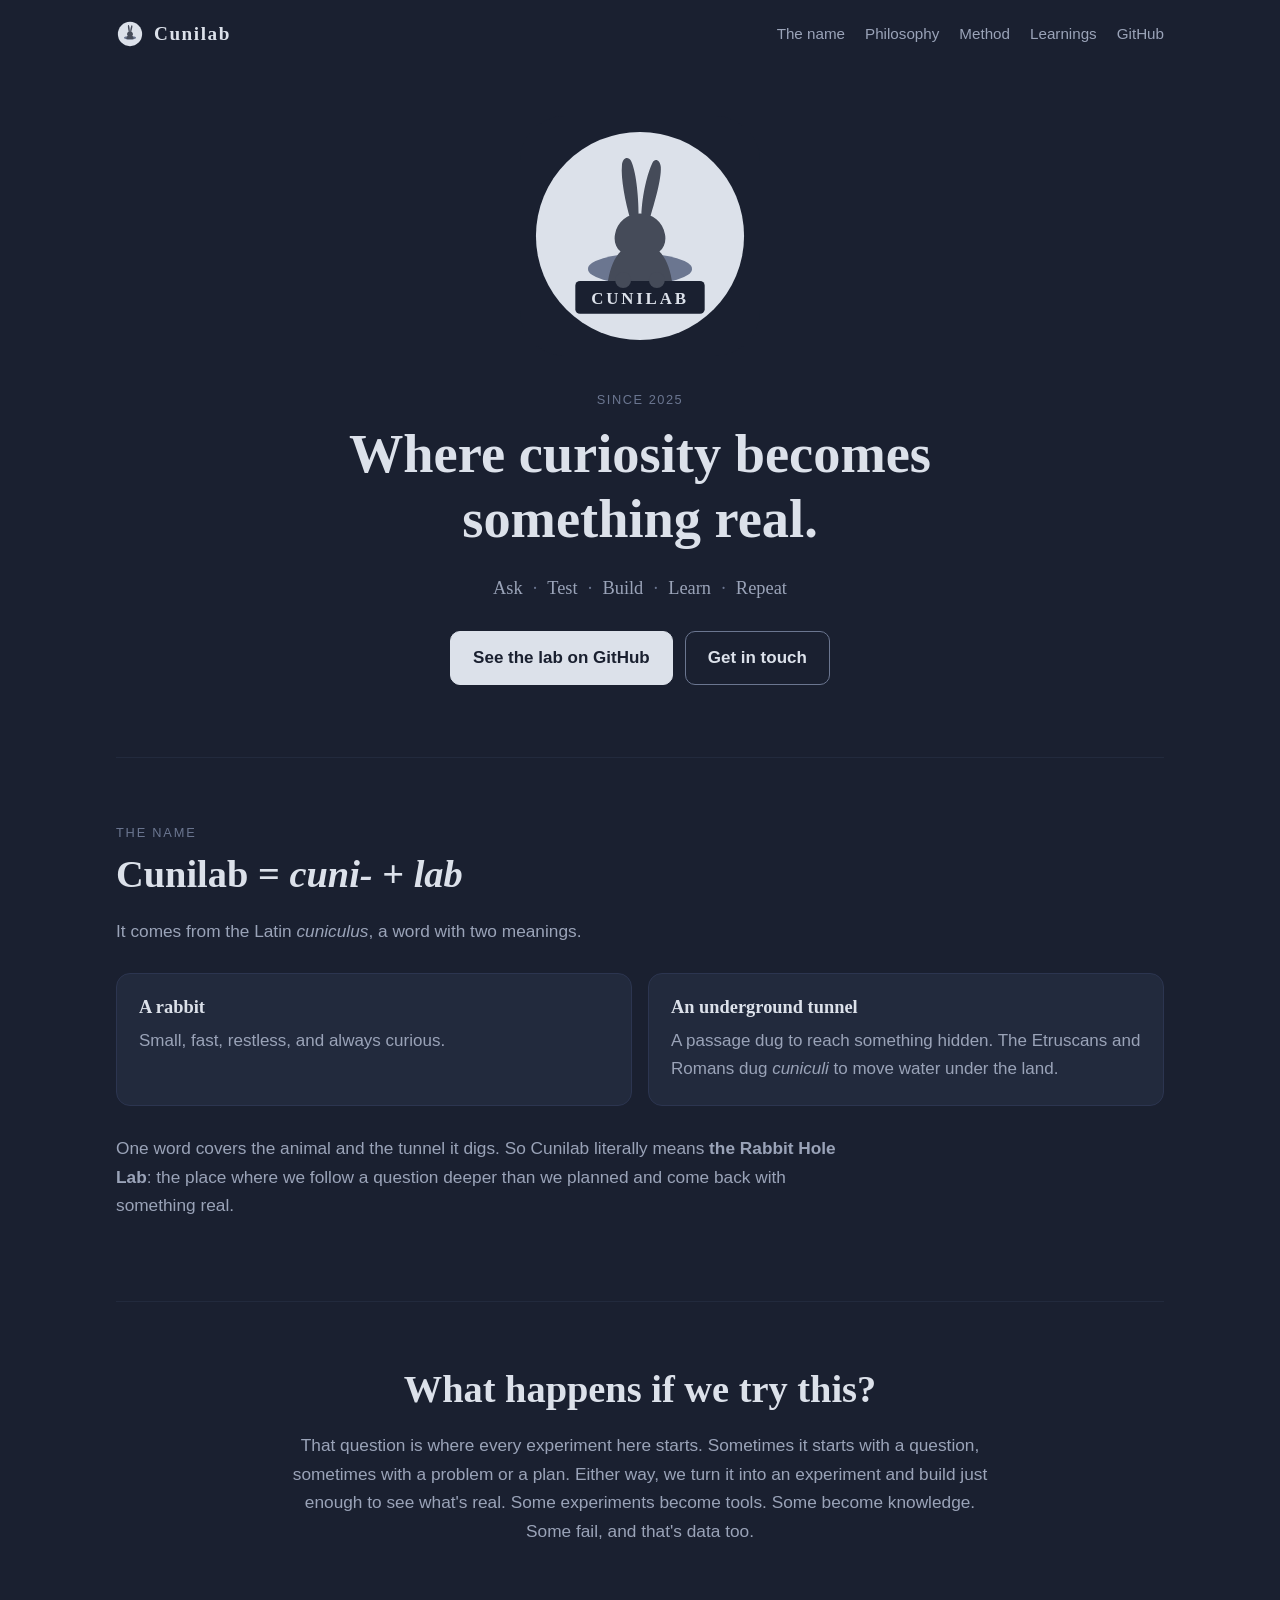
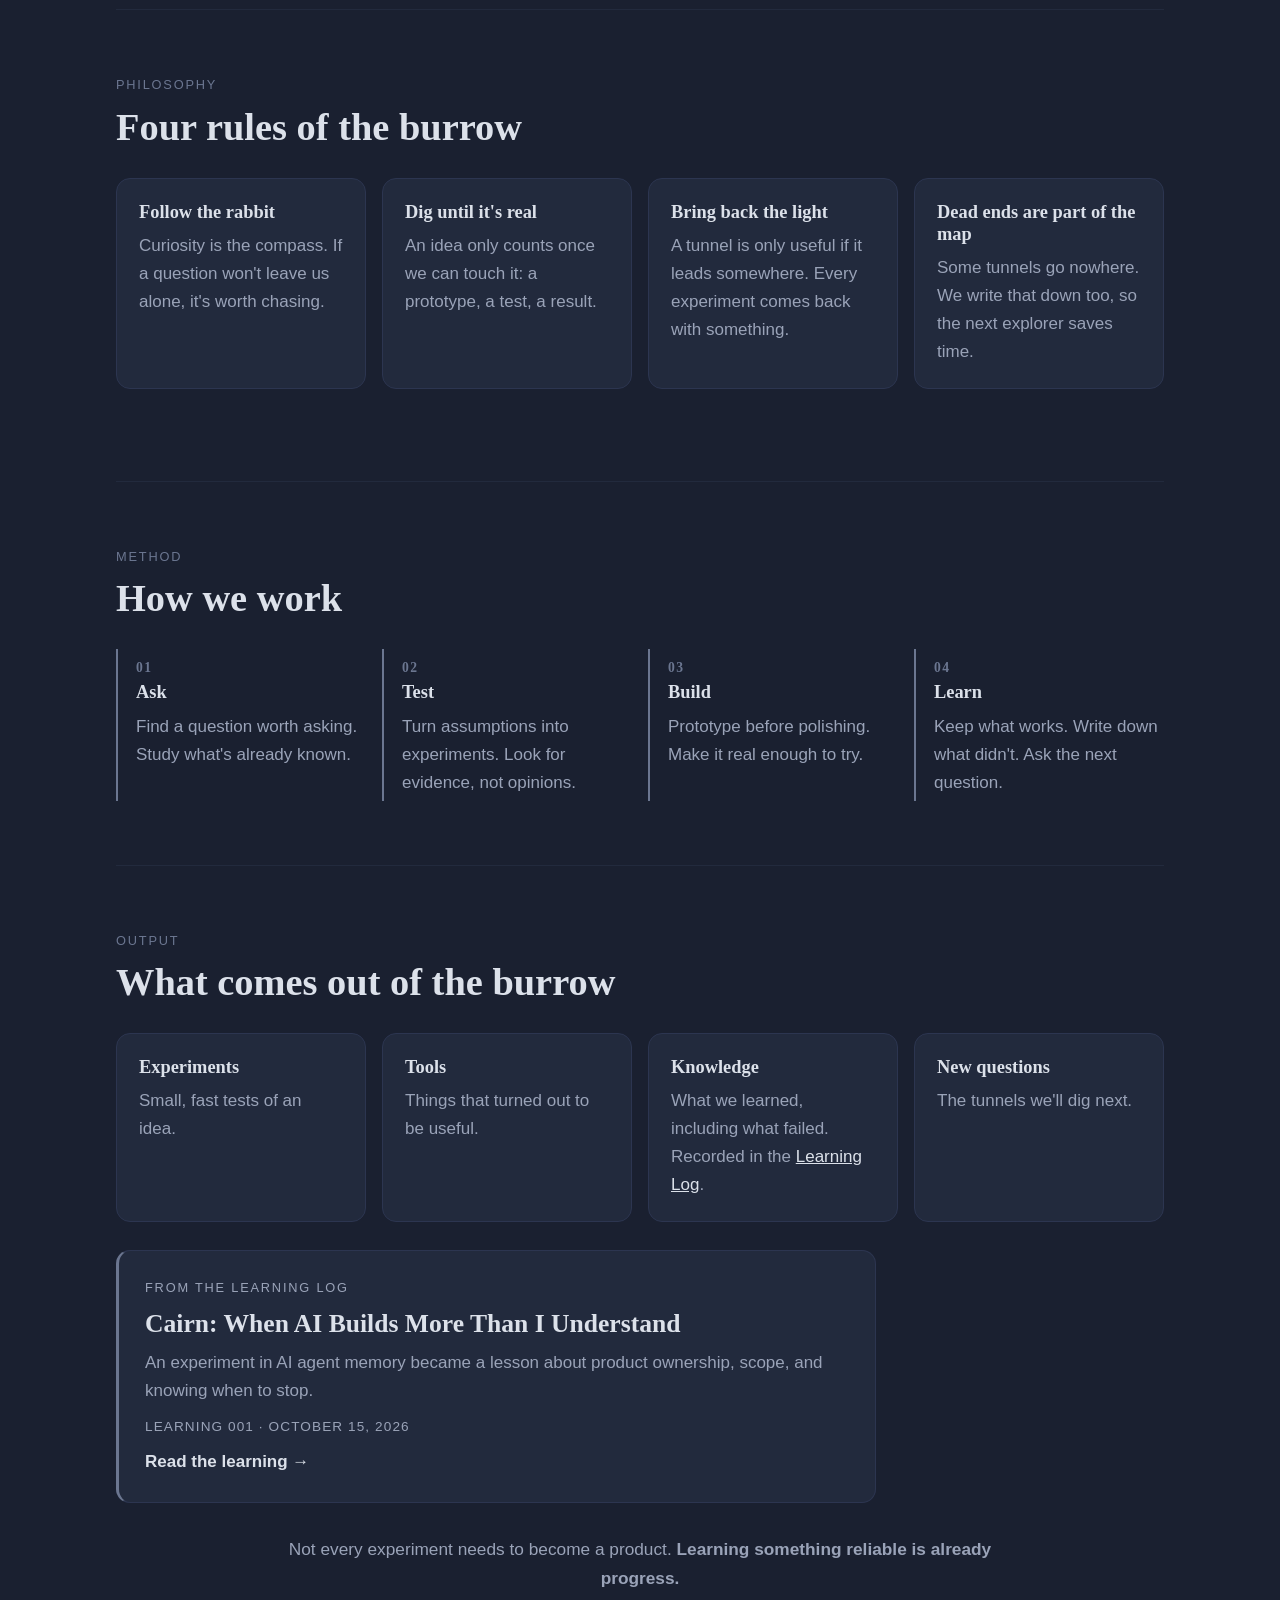
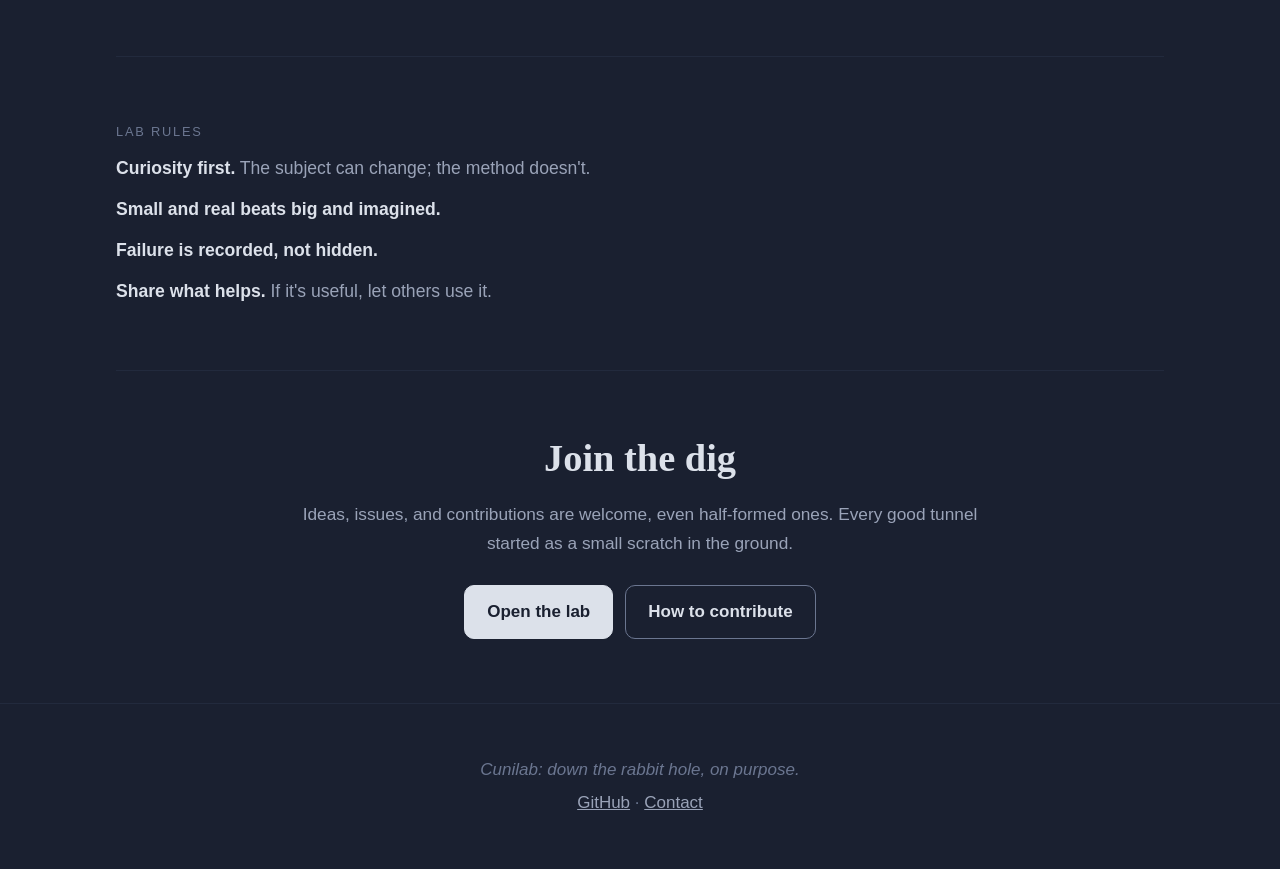
<file: index.html>
<!DOCTYPE html>
<html lang="en">
<head>
  <meta charset="UTF-8" />
  <meta name="viewport" content="width=device-width, initial-scale=1.0" />
  <meta name="theme-color" content="#1A2030" />
  <title>Cunilab: down the rabbit hole, on purpose</title>
  <meta name="description" content="Cunilab: where curiosity becomes something real. Ask. Test. Build. Learn. Repeat." />
  <link rel="canonical" href="https://cunilab.github.io/" />
  <link rel="icon" type="image/svg+xml" href="./favicon.svg" />
  <link rel="apple-touch-icon" href="./apple-touch-icon.png" />

  <meta property="og:type" content="website" />
  <meta property="og:site_name" content="Cunilab" />
  <meta property="og:title" content="Cunilab: down the rabbit hole, on purpose" />
  <meta property="og:description" content="Where curiosity becomes something real." />
  <meta property="og:image" content="https://cunilab.github.io/og.png" />
  <meta property="og:image:width" content="1200" />
  <meta property="og:image:height" content="630" />
  <meta property="og:url" content="https://cunilab.github.io/" />
  <meta name="twitter:card" content="summary_large_image" />

  <script type="application/ld+json">
  {
    "@context": "https://schema.org",
    "@type": "Organization",
    "name": "Cunilab",
    "url": "https://cunilab.github.io/",
    "logo": "https://cunilab.github.io/apple-touch-icon.png",
    "description": "Where curiosity becomes something real.",
    "foundingDate": "2025",
    "sameAs": ["https://github.com/cunilab"]
  }
  </script>

  <link rel="stylesheet" href="./styles.css" />
</head>
<body>
  <header class="nav">
    <a href="./" class="brand"><img src="./favicon.svg" alt="" width="28" height="28" /><span>Cunilab</span></a>
    <nav>
      <a href="#name">The name</a>
      <a href="#philosophy">Philosophy</a>
      <a href="#method">Method</a>
      <a href="./learnings/">Learnings</a>
      <a href="https://github.com/cunilab" rel="noopener">GitHub</a>
    </nav>
  </header>

  <main>
    <section class="hero">
      <img src="./logo.svg" alt="Cunilab logo: a rabbit climbing out of its hole, holding the Cunilab sign" class="hero-logo" width="240" height="240" />
      <p class="eyebrow">Since 2025</p>
      <h1>Where curiosity becomes something&nbsp;real.</h1>
      <p class="loop">Ask <span>·</span> Test <span>·</span> Build <span>·</span> Learn <span>·</span> Repeat</p>
      <div class="cta">
        <a class="btn primary" href="https://github.com/cunilab" rel="noopener">See the lab on GitHub</a>
        <a class="btn" href="mailto:andresholivin01@gmail.com">Get in touch</a>
      </div>
    </section>

    <section id="name" class="section">
      <p class="label">The name</p>
      <h2>Cunilab = <em>cuni-</em> + <em>lab</em></h2>
      <p class="lead">It comes from the Latin <em>cuniculus</em>, a word with two meanings.</p>
      <div class="pair">
        <article class="card">
          <h3>A rabbit</h3>
          <p>Small, fast, restless, and always curious.</p>
        </article>
        <article class="card">
          <h3>An underground tunnel</h3>
          <p>A passage dug to reach something hidden. The Etruscans and Romans dug <em>cuniculi</em> to move water under the land.</p>
        </article>
      </div>
      <p class="lead">One word covers the animal and the tunnel it digs. So Cunilab literally means <strong>the Rabbit Hole Lab</strong>: the place where we follow a question deeper than we planned and come back with something real.</p>
    </section>

    <section class="section quote">
      <h2>What happens if we try this?</h2>
      <p class="lead">That question is where every experiment here starts. Sometimes it starts with a question, sometimes with a problem or a plan. Either way, we turn it into an experiment and build just enough to see what's real. Some experiments become tools. Some become knowledge. Some fail, and that's data too.</p>
    </section>

    <section id="philosophy" class="section">
      <p class="label">Philosophy</p>
      <h2>Four rules of the burrow</h2>
      <div class="grid four">
        <article class="card"><h3>Follow the rabbit</h3><p>Curiosity is the compass. If a question won't leave us alone, it's worth chasing.</p></article>
        <article class="card"><h3>Dig until it's real</h3><p>An idea only counts once we can touch it: a prototype, a test, a result.</p></article>
        <article class="card"><h3>Bring back the light</h3><p>A tunnel is only useful if it leads somewhere. Every experiment comes back with something.</p></article>
        <article class="card"><h3>Dead ends are part of the map</h3><p>Some tunnels go nowhere. We write that down too, so the next explorer saves time.</p></article>
      </div>
    </section>

    <section id="method" class="section">
      <p class="label">Method</p>
      <h2>How we work</h2>
      <ol class="steps">
        <li><span>01</span><h3>Ask</h3><p>Find a question worth asking. Study what's already known.</p></li>
        <li><span>02</span><h3>Test</h3><p>Turn assumptions into experiments. Look for evidence, not opinions.</p></li>
        <li><span>03</span><h3>Build</h3><p>Prototype before polishing. Make it real enough to try.</p></li>
        <li><span>04</span><h3>Learn</h3><p>Keep what works. Write down what didn't. Ask the next question.</p></li>
      </ol>
    </section>

    <section class="section">
      <p class="label">Output</p>
      <h2>What comes out of the burrow</h2>
      <div class="grid four">
        <article class="card"><h3>Experiments</h3><p>Small, fast tests of an idea.</p></article>
        <article class="card"><h3>Tools</h3><p>Things that turned out to be useful.</p></article>
        <article class="card"><h3>Knowledge</h3><p>What we learned, including what failed. Recorded in the <a href="./learnings/">Learning Log</a>.</p></article>
        <article class="card"><h3>New questions</h3><p>The tunnels we'll dig next.</p></article>
      </div>
      <aside class="featured">
        <p class="label">From the Learning Log</p>
        <h3><a href="./learnings/cairn-ai-overdelegation.html">Cairn: When AI Builds More Than I Understand</a></h3>
        <p>An experiment in AI agent memory became a lesson about product ownership, scope, and knowing when to stop.</p>
        <p class="featured-meta">Learning 001 · October 15, 2026</p>
        <a class="featured-action" href="./learnings/cairn-ai-overdelegation.html">Read the learning →</a>
      </aside>
      <p class="lead center">Not every experiment needs to become a product. <strong>Learning something reliable is already progress.</strong></p>
    </section>

    <section class="section">
      <p class="label">Lab rules</p>
      <ul class="rules">
        <li><strong>Curiosity first.</strong> The subject can change; the method doesn't.</li>
        <li><strong>Small and real beats big and imagined.</strong></li>
        <li><strong>Failure is recorded, not hidden.</strong></li>
        <li><strong>Share what helps.</strong> If it's useful, let others use it.</li>
      </ul>
    </section>

    <section class="section join">
      <h2>Join the dig</h2>
      <p class="lead">Ideas, issues, and contributions are welcome, even half-formed ones. Every good tunnel started as a small scratch in the ground.</p>
      <div class="cta">
        <a class="btn primary" href="https://github.com/cunilab" rel="noopener">Open the lab</a>
        <a class="btn" href="https://github.com/cunilab/.github/blob/main/CONTRIBUTING.md" rel="noopener">How to contribute</a>
      </div>
    </section>
  </main>

  <footer class="footer">
    <p><em>Cunilab: down the rabbit hole, on purpose.</em></p>
    <p><a href="https://github.com/cunilab" rel="noopener">GitHub</a> · <a href="mailto:andresholivin01@gmail.com">Contact</a></p>
  </footer>
</body>
</html>
</file>
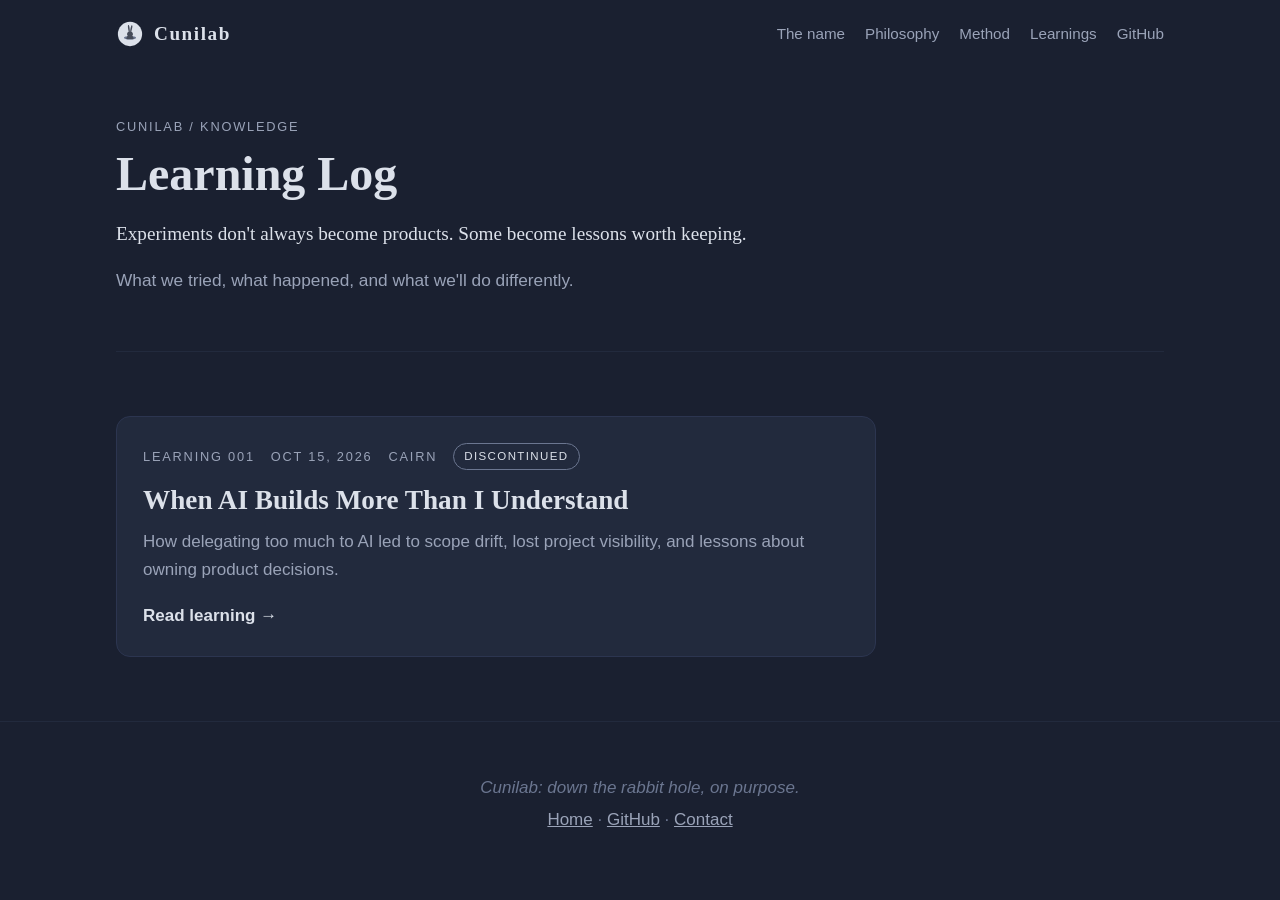
<file: learnings/index.html>
<!DOCTYPE html>
<html lang="en">
<head>
  <meta charset="UTF-8" />
  <meta name="viewport" content="width=device-width, initial-scale=1.0" />
  <meta name="theme-color" content="#1A2030" />
  <title>Learning Log · Cunilab</title>
  <meta name="description" content="Not every experiment becomes a product. Some become lessons. The Cunilab Learning Log records what we tried, what happened, and what we will do differently." />
  <link rel="canonical" href="https://cunilab.github.io/learnings/" />
  <link rel="icon" type="image/svg+xml" href="../favicon.svg" />
  <link rel="apple-touch-icon" href="../apple-touch-icon.png" />

  <meta property="og:type" content="website" />
  <meta property="og:site_name" content="Cunilab" />
  <meta property="og:title" content="Learning Log · Cunilab" />
  <meta property="og:description" content="Not every experiment becomes a product. Some become lessons." />
  <meta property="og:url" content="https://cunilab.github.io/learnings/" />

  <link rel="stylesheet" href="../styles.css" />
</head>
<body>
  <header class="nav">
    <a href="../" class="brand"><img src="../favicon.svg" alt="" width="28" height="28" /><span>Cunilab</span></a>
    <nav>
      <a href="../#name">The name</a>
      <a href="../#philosophy">Philosophy</a>
      <a href="../#method">Method</a>
      <a href="./">Learnings</a>
      <a href="https://github.com/cunilab" rel="noopener">GitHub</a>
    </nav>
  </header>

  <main>
    <section class="section page-header">
      <p class="label">Cunilab / Knowledge</p>
      <h1>Learning Log</h1>
      <p class="page-sub">Experiments don't always become products. Some become lessons worth keeping.</p>
      <p class="lead">What we tried, what happened, and what we'll do differently.</p>
    </section>

    <section class="section" aria-label="Learnings">
      <article class="learning-card">
        <div class="learning-meta">
          <span class="label">Learning 001</span>
          <span class="label">Oct 15, 2026</span>
          <span class="label">Cairn</span>
          <span class="outcome">Discontinued</span>
        </div>
        <h2>When AI Builds More Than I Understand</h2>
        <p>How delegating too much to AI led to scope drift, lost project visibility, and lessons about owning product decisions.</p>
        <p><a
          class="learning-action"
          href="./cairn-ai-overdelegation.html"
          aria-label="Read Learning 001: When AI Builds More Than I Understand"
        >Read learning →</a></p>
      </article>
    </section>
  </main>

  <footer class="footer">
    <p><em>Cunilab: down the rabbit hole, on purpose.</em></p>
    <p><a href="../">Home</a> · <a href="https://github.com/cunilab" rel="noopener">GitHub</a> · <a href="mailto:andresholivin01@gmail.com">Contact</a></p>
  </footer>
</body>
</html>
</file>
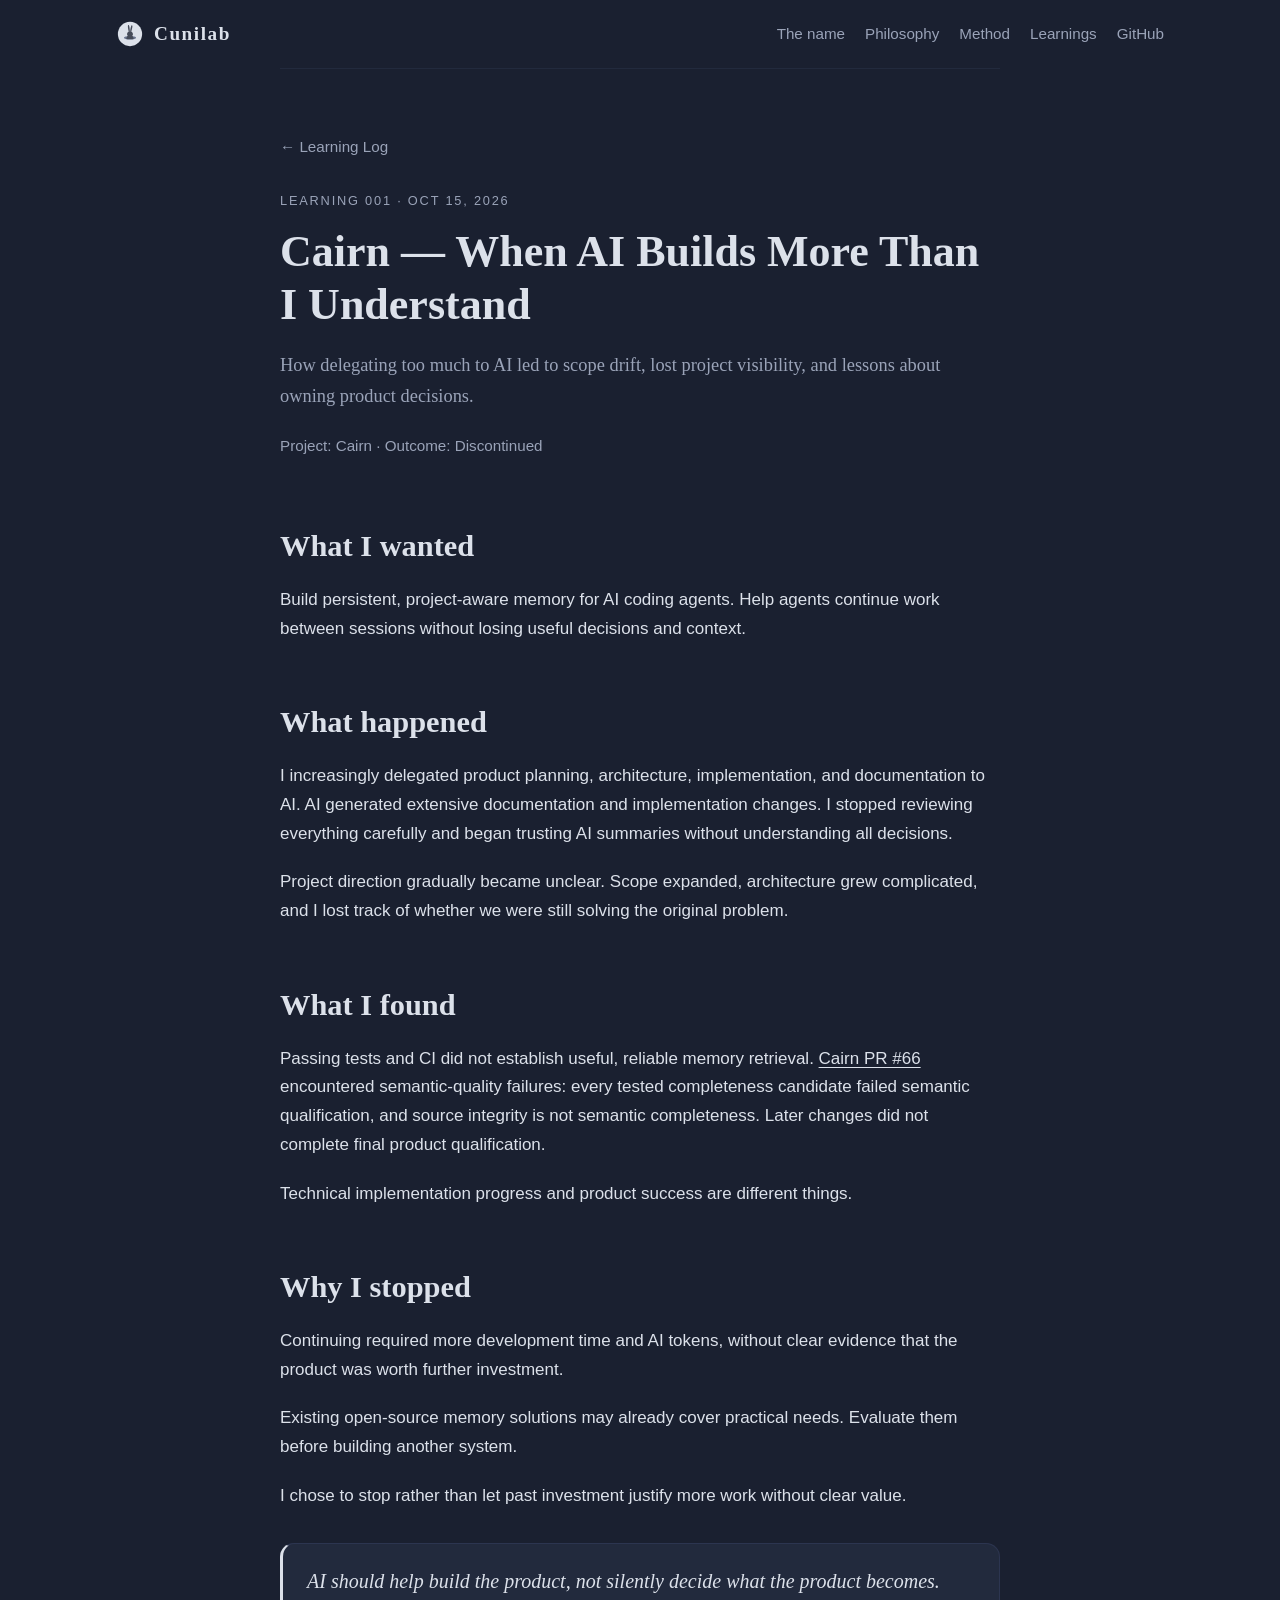
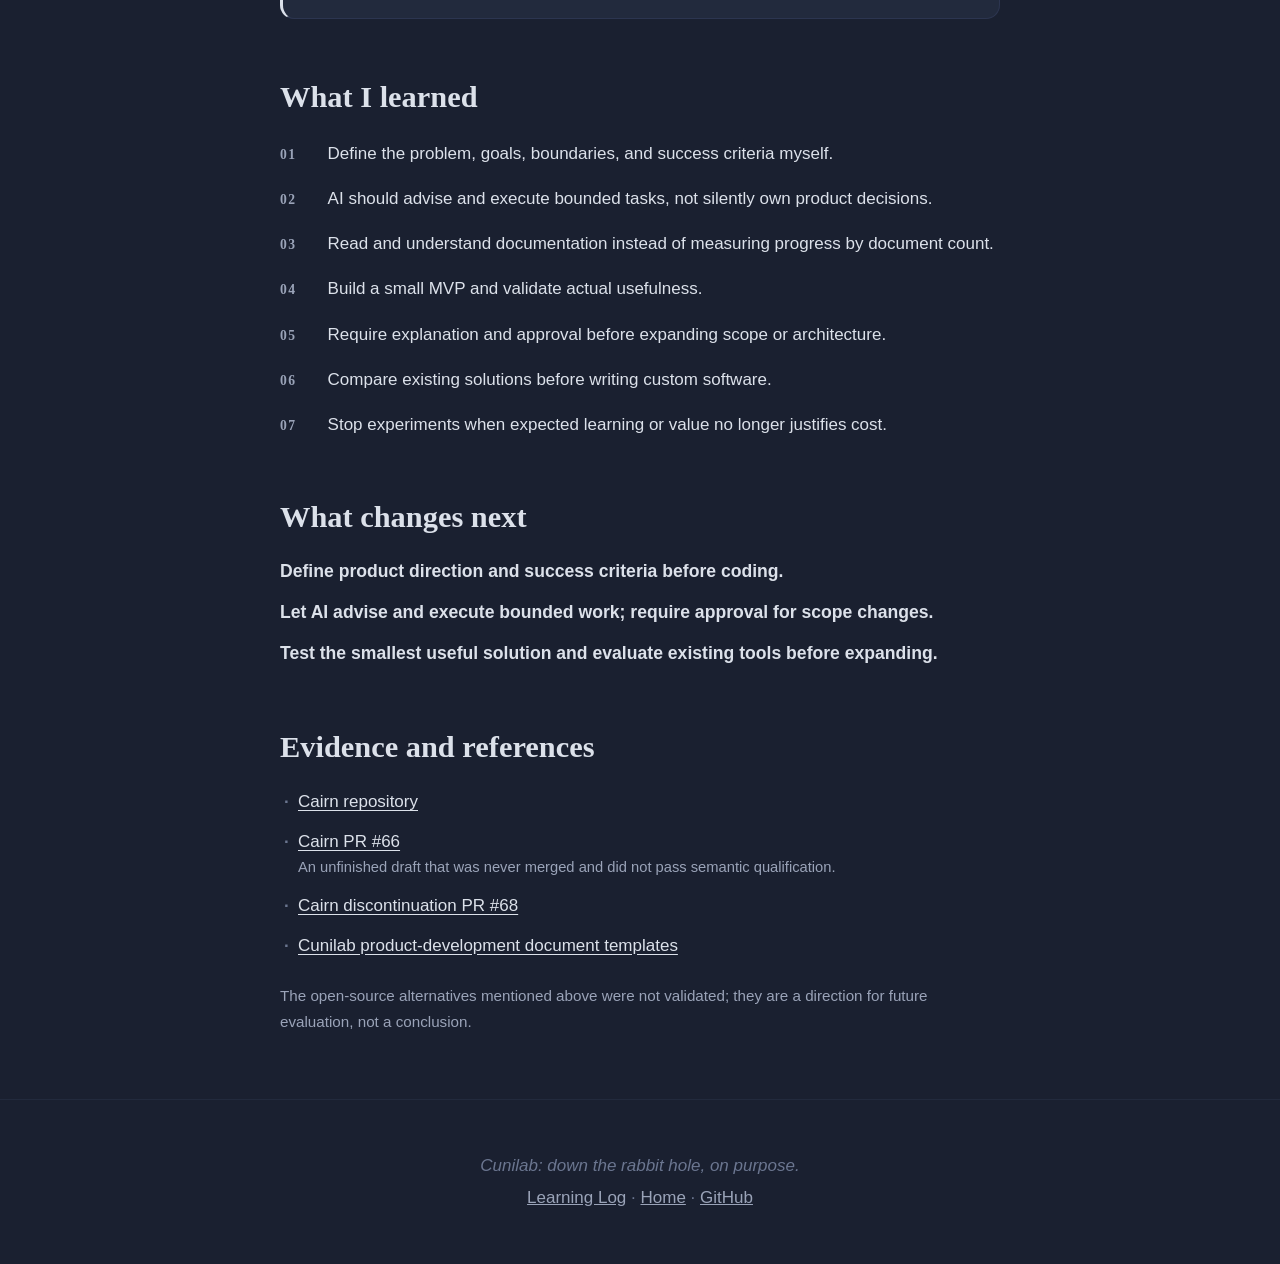
<file: learnings/cairn-ai-overdelegation.html>
<!DOCTYPE html>
<html lang="en">
<head>
  <meta charset="UTF-8" />
  <meta name="viewport" content="width=device-width, initial-scale=1.0" />
  <meta name="theme-color" content="#1A2030" />
  <title>Cairn — When AI Builds More Than I Understand · Cunilab Learning Log</title>
  <meta name="description" content="Learning 001 from the Cunilab Learning Log: how over-delegating decisions to AI during Cairn led to lost visibility, scope drift, and the decision to discontinue the project." />
  <link rel="canonical" href="https://cunilab.github.io/learnings/cairn-ai-overdelegation.html" />
  <link rel="icon" type="image/svg+xml" href="../favicon.svg" />
  <link rel="apple-touch-icon" href="../apple-touch-icon.png" />

  <meta property="og:type" content="article" />
  <meta property="og:site_name" content="Cunilab" />
  <meta property="og:title" content="Cairn — When AI Builds More Than I Understand" />
  <meta property="og:description" content="Over-delegating decisions to AI caused loss of project visibility, expanding scope, and growing complexity without demonstrated product value." />
  <meta property="og:url" content="https://cunilab.github.io/learnings/cairn-ai-overdelegation.html" />

  <link rel="stylesheet" href="../styles.css" />
</head>
<body>
  <header class="nav">
    <a href="../" class="brand"><img src="../favicon.svg" alt="" width="28" height="28" /><span>Cunilab</span></a>
    <nav>
      <a href="../#name">The name</a>
      <a href="../#philosophy">Philosophy</a>
      <a href="../#method">Method</a>
      <a href="./">Learnings</a>
      <a href="https://github.com/cunilab" rel="noopener">GitHub</a>
    </nav>
  </header>

  <main>
    <article class="section article">
      <p class="back"><a href="./">← Learning Log</a></p>
      <p class="article-meta">Learning 001 · Oct 15, 2026</p>
      <h1>Cairn — When AI Builds More Than I Understand</h1>
      <p class="article-summary">How delegating too much to AI led to scope drift, lost project visibility, and lessons about owning product decisions.</p>
      <p class="article-facts">Project: Cairn · Outcome: Discontinued</p>

      <h2>What I wanted</h2>
      <p>Build persistent, project-aware memory for AI coding agents. Help agents continue work between sessions without losing useful decisions and context.</p>

      <h2>What happened</h2>
      <p>I increasingly delegated product planning, architecture, implementation, and documentation to AI. AI generated extensive documentation and implementation changes. I stopped reviewing everything carefully and began trusting AI summaries without understanding all decisions.</p>
      <p>Project direction gradually became unclear. Scope expanded, architecture grew complicated, and I lost track of whether we were still solving the original problem.</p>

      <h2>What I found</h2>
      <p>Passing tests and CI did not establish useful, reliable memory retrieval. <a href="https://github.com/cunilab/Cairn/pull/66" rel="noopener">Cairn PR #66</a> encountered semantic-quality failures: every tested completeness candidate failed semantic qualification, and source integrity is not semantic completeness. Later changes did not complete final product qualification.</p>
      <p>Technical implementation progress and product success are different things.</p>

      <h2>Why I stopped</h2>
      <p>Continuing required more development time and AI tokens, without clear evidence that the product was worth further investment.</p>
      <p>Existing open-source memory solutions may already cover practical needs. Evaluate them before building another system.</p>
      <p>I chose to stop rather than let past investment justify more work without clear value.</p>

      <p class="takeaway">AI should help build the product, not silently decide what the product becomes.</p>

      <h2>What I learned</h2>
      <ol class="lessons">
        <li><p>Define the problem, goals, boundaries, and success criteria myself.</p></li>
        <li><p>AI should advise and execute bounded tasks, not silently own product decisions.</p></li>
        <li><p>Read and understand documentation instead of measuring progress by document count.</p></li>
        <li><p>Build a small MVP and validate actual usefulness.</p></li>
        <li><p>Require explanation and approval before expanding scope or architecture.</p></li>
        <li><p>Compare existing solutions before writing custom software.</p></li>
        <li><p>Stop experiments when expected learning or value no longer justifies cost.</p></li>
      </ol>

      <h2>What changes next</h2>
      <ul class="rules">
        <li><strong>Define product direction and success criteria before coding.</strong></li>
        <li><strong>Let AI advise and execute bounded work; require approval for scope changes.</strong></li>
        <li><strong>Test the smallest useful solution and evaluate existing tools before expanding.</strong></li>
      </ul>

      <h2>Evidence and references</h2>
      <ul class="evidence">
        <li><a href="https://github.com/cunilab/Cairn" rel="noopener">Cairn repository</a></li>
        <li><a href="https://github.com/cunilab/Cairn/pull/66" rel="noopener">Cairn PR #66</a><span class="note">An unfinished draft that was never merged and did not pass semantic qualification.</span></li>
        <li><a href="https://github.com/cunilab/Cairn/pull/68" rel="noopener">Cairn discontinuation PR #68</a></li>
        <li><a href="https://github.com/cunilab/Document-Template-for-Product-Development" rel="noopener">Cunilab product-development document templates</a></li>
      </ul>
      <p class="note-outro">The open-source alternatives mentioned above were not validated; they are a direction for future evaluation, not a conclusion.</p>
    </article>
  </main>

  <footer class="footer">
    <p><em>Cunilab: down the rabbit hole, on purpose.</em></p>
    <p><a href="./">Learning Log</a> · <a href="../">Home</a> · <a href="https://github.com/cunilab" rel="noopener">GitHub</a></p>
  </footer>
</body>
</html>
</file>
<file: styles.css>
:root {
  --slate: #1A2030;
  --slate-2: #222a3d;
  --silver: #DCE1EA;
  --grey: #6B7690;
  --graphite: #454B59;
  --muted: #9AA3B8;
  --serif: Georgia, "Times New Roman", serif;
  --sans: -apple-system, BlinkMacSystemFont, "Segoe UI", Roboto, sans-serif;
}

* { box-sizing: border-box; }
html { scroll-behavior: smooth; }
body {
  margin: 0;
  background: var(--slate);
  color: var(--silver);
  font: 17px/1.65 var(--sans);
}
a { color: var(--silver); }
h1, h2, h3 { font-family: var(--serif); line-height: 1.2; margin: 0 0 .5em; }
h2 { font-size: clamp(1.7rem, 4vw, 2.4rem); }
h3 { font-size: 1.15rem; }
em { font-style: italic; }

.nav {
  display: flex; justify-content: space-between; align-items: center;
  max-width: 1080px; margin: 0 auto; padding: 20px 16px;
}
.brand { display: flex; gap: 10px; align-items: center; text-decoration: none; font: bold 1.2rem var(--serif); letter-spacing: .08em; }
.nav nav { display: flex; gap: 20px; flex-wrap: wrap; }
.nav nav a { text-decoration: none; color: var(--muted); font-size: .95rem; }
.nav nav a:hover { color: var(--silver); }

main { max-width: 1080px; margin: 0 auto; padding: 0 16px; }

.hero { text-align: center; padding: 48px 0 72px; }
.hero-logo { width: min(240px, 60vw); height: auto; }
.eyebrow { color: var(--grey); letter-spacing: .12em; text-transform: uppercase; font-size: .8rem; margin: 24px 0 12px; }
.hero h1 { font-size: clamp(2rem, 5.5vw, 3.4rem); max-width: 820px; margin: 0 auto 20px; }
.loop { font-family: var(--serif); font-size: 1.15rem; color: var(--muted); }
.loop span { color: var(--grey); margin: 0 .3em; }

.cta { display: flex; gap: 12px; justify-content: center; flex-wrap: wrap; margin-top: 28px; }
.btn {
  display: inline-block; padding: 12px 22px; border-radius: 10px;
  border: 1px solid var(--grey); text-decoration: none; font-weight: 600;
}
.btn.primary { background: var(--silver); color: var(--slate); border-color: var(--silver); }
.btn:hover { border-color: var(--silver); }

.section { padding: 64px 0; border-top: 1px solid var(--slate-2); }
.label { color: var(--grey); letter-spacing: .14em; text-transform: uppercase; font-size: .8rem; margin: 0 0 8px; }
.lead { color: var(--muted); max-width: 720px; font-size: 1.08rem; }
.center { text-align: center; margin: 32px auto 0; }

.quote, .join { text-align: center; }
.quote .lead, .join .lead { margin: 0 auto; }

.pair, .grid { display: grid; gap: 16px; margin: 28px 0; }
.pair { grid-template-columns: repeat(auto-fit, minmax(260px, 1fr)); }
.grid.four { grid-template-columns: repeat(auto-fit, minmax(220px, 1fr)); }
.card {
  background: var(--slate-2); border: 1px solid #2c3550;
  border-radius: 14px; padding: 22px;
}
.card p { color: var(--muted); margin: 0; }
.card h2 { font-size: 1.3rem; }

.steps {
  list-style: none; padding: 0; margin: 28px 0 0;
  display: grid; gap: 16px; grid-template-columns: repeat(auto-fit, minmax(220px, 1fr));
}
.steps li { border-left: 2px solid var(--grey); padding: 4px 0 4px 18px; }
.steps span { font: bold .85rem var(--serif); color: var(--grey); letter-spacing: .1em; }
.steps p { color: var(--muted); margin: 0; }

.rules { list-style: none; padding: 0; margin: 12px 0 0; display: grid; gap: 12px; }
.rules li { font-size: 1.1rem; color: var(--muted); }
.rules strong { color: var(--silver); }

.footer { text-align: center; color: var(--grey); padding: 48px 16px; border-top: 1px solid var(--slate-2); }
.footer p { margin: 4px 0; }
.footer a { color: var(--muted); }

.error { min-height: 80vh; display: grid; place-items: center; text-align: center; padding: 16px; }
.error img { width: 160px; height: auto; }

a:focus-visible { outline: 2px solid var(--silver); outline-offset: 3px; border-radius: 3px; }

/* Learning Log index */
.page-header { padding: 48px 0 40px; border-top: none; }
.page-header h1 { font-size: clamp(2.2rem, 5vw, 3rem); margin-bottom: .35em; }
.page-sub { font: 1.2rem/1.5 var(--serif); color: var(--silver); max-width: 640px; margin: 0 0 12px; }

.learning-card {
  position: relative;
  background: var(--slate-2); border: 1px solid #2c3550;
  border-radius: 14px; padding: 26px;
  max-width: 760px;
  transition: border-color .15s ease;
}
.learning-card:hover { border-color: var(--grey); }
.learning-card:focus-within { outline: 2px solid var(--silver); outline-offset: 3px; }
.learning-meta { display: flex; flex-wrap: wrap; align-items: center; gap: 10px 16px; margin-bottom: 14px; }
/* --muted (not --grey) keeps small Learning Log metadata at WCAG AA 4.5:1 */
.page-header .label, .learning-meta .label, .featured .label { color: var(--muted); }
.learning-meta .label { margin: 0; }
.outcome {
  font-size: .72rem; letter-spacing: .12em; text-transform: uppercase;
  color: var(--silver); border: 1px solid var(--grey);
  border-radius: 999px; padding: 3px 10px; white-space: nowrap;
}
.learning-card h2 { font-size: clamp(1.35rem, 3vw, 1.7rem); margin-bottom: .4em; }
.learning-card p { color: var(--muted); margin: 0; }
.learning-action {
  display: inline-block; margin-top: 18px;
  font-weight: 600; color: var(--silver); text-decoration: none;
}
.learning-action::after { content: ""; position: absolute; inset: 0; }

/* Featured Learning (homepage) */
.featured {
  background: var(--slate-2); border: 1px solid #2c3550;
  border-left: 3px solid var(--grey);
  border-radius: 14px; padding: 26px;
  max-width: 760px; margin: 28px 0 0;
}
.featured h3 { font-size: clamp(1.3rem, 3vw, 1.6rem); margin-bottom: .4em; }
.featured h3 a { text-decoration: none; }
.featured h3 a:hover { text-decoration: underline; }
.featured p { color: var(--muted); margin: 0 0 10px; }
.featured .featured-meta { font-size: .85rem; letter-spacing: .08em; text-transform: uppercase; color: var(--muted); }
.featured .featured-action { font-weight: 600; color: var(--silver); text-decoration: none; }
.featured .featured-action:hover { text-decoration: underline; }

/* Learning Log article */
.article { max-width: 720px; margin: 0 auto; }
.article .back { margin: 0 0 28px; }
.article .back a { color: var(--muted); text-decoration: none; font-size: .95rem; }
.article .back a:hover { color: var(--silver); }
.article-meta { font-size: .8rem; letter-spacing: .14em; text-transform: uppercase; color: var(--muted); margin: 0 0 14px; }
.article h1 { font-size: clamp(2rem, 4.5vw, 2.75rem); margin-bottom: .4em; }
.article-summary { font: 1.15rem/1.55 var(--serif); color: var(--muted); margin: 0 0 10px; }
.article-facts { font-size: .95rem; color: var(--muted); margin: 0; padding-bottom: 8px; }
.article h2 { font-size: clamp(1.45rem, 3.5vw, 1.9rem); margin: 2em 0 .7em; }
.article p { line-height: 1.7; margin: 0 0 1.15em; }
.article a { text-decoration: underline; text-underline-offset: 3px; }

.takeaway {
  background: var(--slate-2); border: 1px solid #2c3550;
  border-left: 3px solid var(--silver);
  border-radius: 14px; padding: 20px 24px; margin: 32px 0;
  font: italic 1.25rem/1.5 var(--serif); color: var(--silver);
}
.article .takeaway { margin: 32px 0; }

.lessons { list-style: none; counter-reset: lesson; padding: 0; margin: 24px 0; display: grid; gap: 18px; }
.lessons li {
  counter-increment: lesson;
  display: grid; grid-template-columns: 2.6rem 1fr; gap: 6px; align-items: baseline;
}
.lessons li::before {
  content: counter(lesson, decimal-leading-zero);
  font: bold .85rem var(--serif); color: var(--muted); letter-spacing: .1em;
}
.lessons li p { margin: 0; line-height: 1.6; }

.evidence { list-style: none; padding: 0; margin: 24px 0 0; display: grid; gap: 14px; }
.evidence li { padding-left: 18px; position: relative; line-height: 1.55; }
.evidence li::before { content: "·"; position: absolute; left: 4px; color: var(--grey); font-weight: bold; }
.evidence .note { display: block; color: var(--muted); font-size: .92rem; }
.article .note-outro { color: var(--muted); font-size: .95rem; margin: 24px 0 0; }

@media (max-width: 600px) {
  .nav nav a[href*="#"] { display: none; }
  .hero { padding-top: 24px; }
}
</file>
